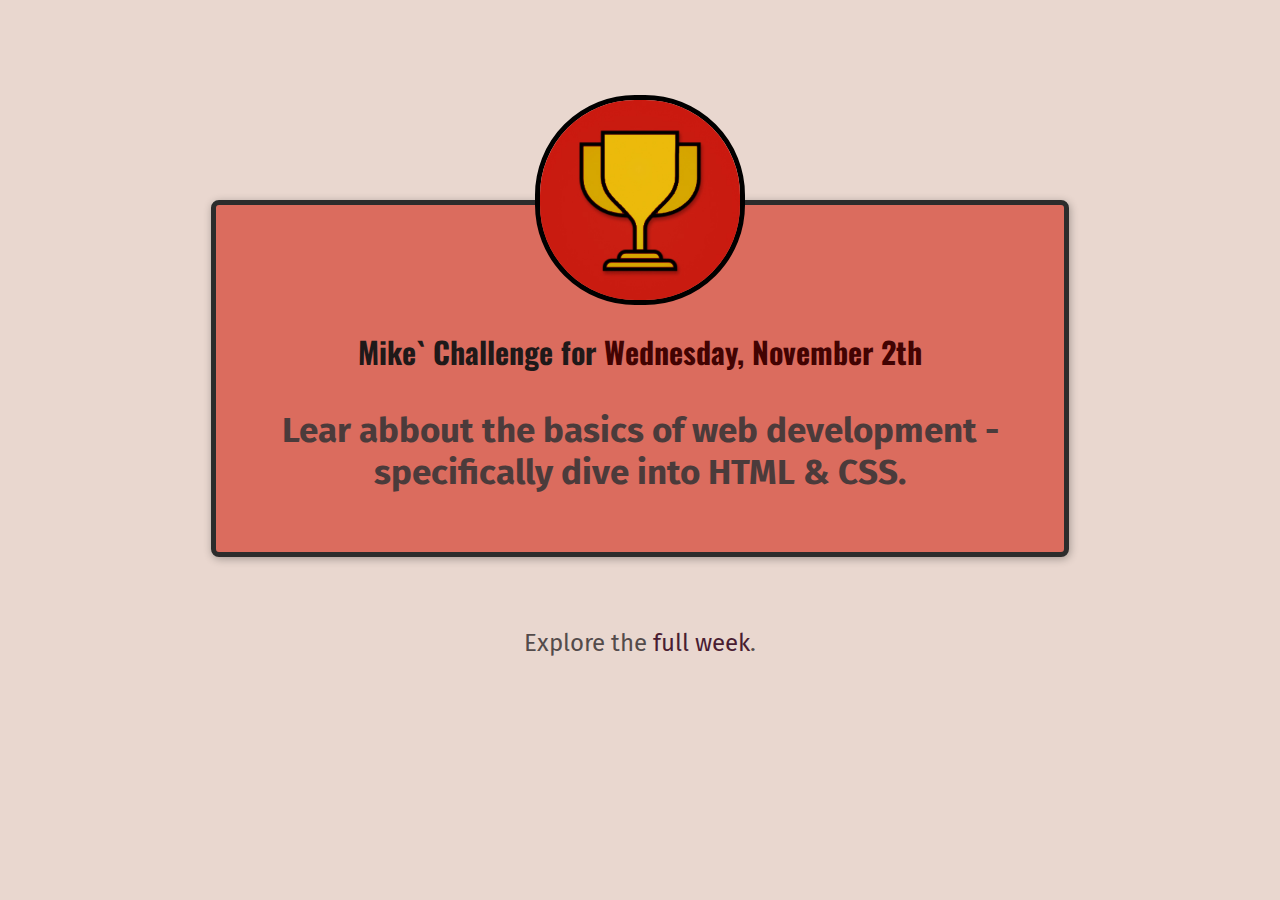
<file: index.html>
<!DOCTYPE html>
<html lang="en">
  <head>
    <meta charset="UTF-8" />
    <link rel="preconnect" href="https://fonts.googleapis.com" />
    <link rel="preconnect" href="https://fonts.gstatic.com" crossorigin />
    <link
      href="https://fonts.googleapis.com/css2?family=Fira+Sans:wght@400;700&family=Oswald:wght@700&display=swap"
      rel="stylesheet"
    />
    <link href="./style/shared.css" rel="stylesheet" />
    <link href="./style/style.css" rel="stylesheet" />
    <link rel="icon" href="./images/favicon.ico" type="images/x-icon" />
    <title>My Daily Challenge</title>
  </head>

  <body>
    <main>
      <img src="./images/challenges.jpg" alt="A trophy" />
      <h1>Mike` Challenge for <span>Wednesday, November 2th</span></h1>
      <p id="today-challenge">
        Lear abbout the basics of web development - specifically dive into HTML
        & CSS.
      </p>
    </main>
    <footer>
      <p>Explore the <a href="./full-week.htmls">full week</a>.</p>
    </footer>
  </body>
</html>
</file>
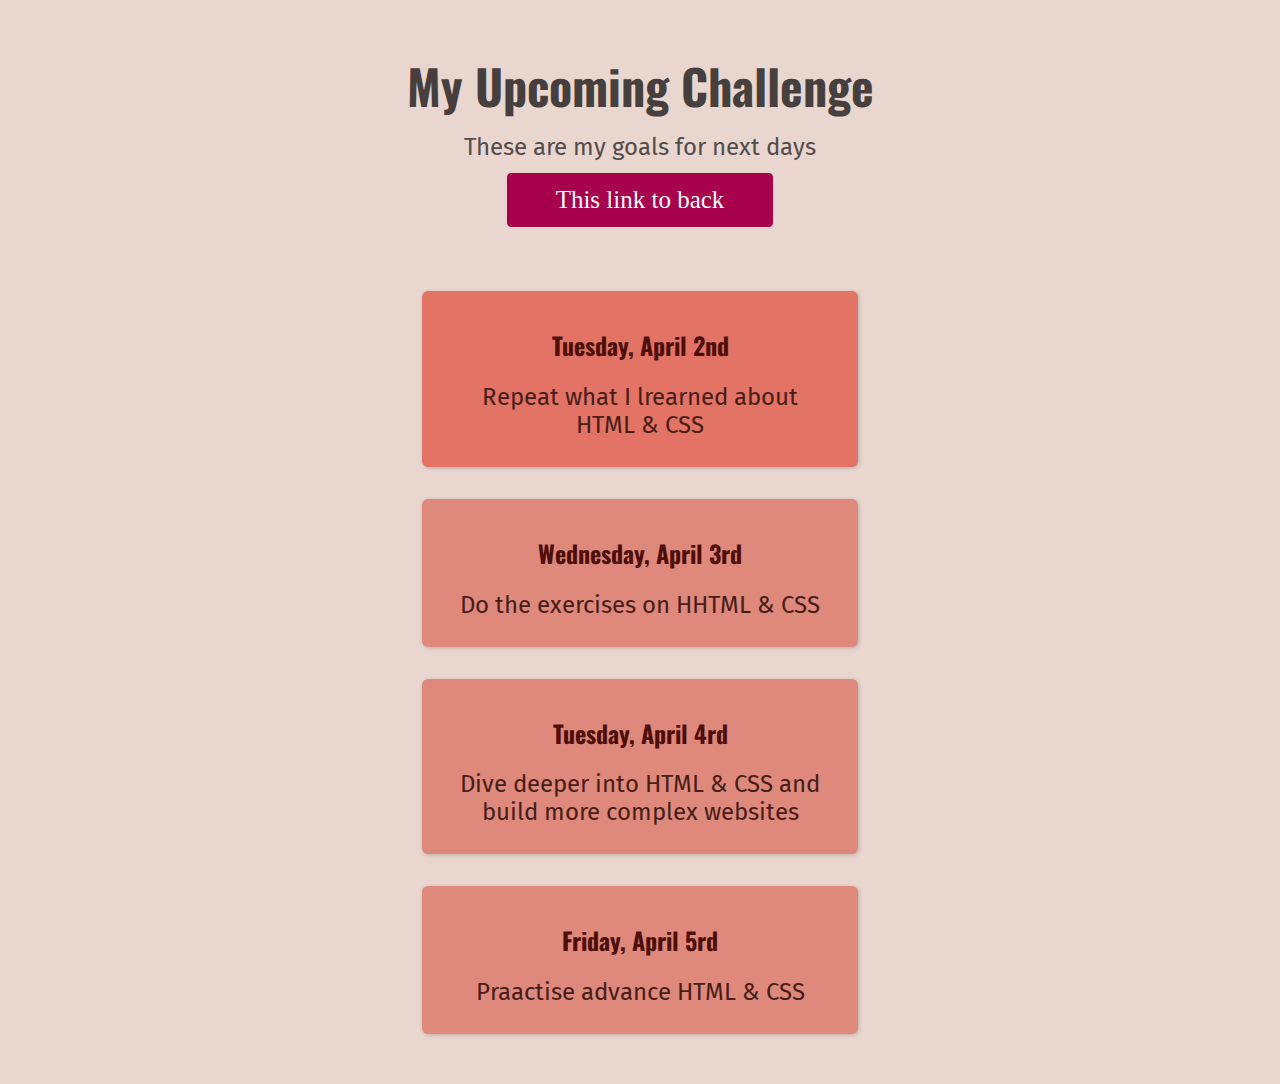
<file: full-week.html>
<!DOCTYPE html>
<html lang="en">
  <head>
    <meta charset="UTF-8" />
    <link rel="preconnect" href="https://fonts.googleapis.com" />
    <link rel="preconnect" href="https://fonts.gstatic.com" crossorigin />
    <link
      href="https://fonts.googleapis.com/css2?family=Fira+Sans:wght@400;700&family=Oswald:wght@700&display=swap"
      rel="stylesheet"
    />
    <title>My Upcoming Challenges</title>
    <link href="./style/shared.css" rel="stylesheet" />
    <link href="./style/full-week.css" rel="stylesheet" />
    <link rel="icon" href="./images/favicon.ico" type="images/x-icon" />
  </head>
  <body>
    <header>
      <h1>My Upcoming Challenge</h1>
      <p id="description">These are my goals for next days</p>
      <a href="./index.html">This link to back</a>
    </header>
    <main>
      <ol>
        <li class="highlight-goal">
          <h2>Tuesday, April 2nd</h2>
          <p>Repeat what I lrearned about HTML & CSS</p>
        </li>
        <li>
          <h2>Wednesday, April 3rd</h2>
          <p>Do the exercises on HHTML & CSS</p>
        </li>
        <li>
          <h2>Tuesday, April 4rd</h2>
          <p>Dive deeper into HTML & CSS and build more complex websites</p>
        </li>
        <li>
          <h2>Friday, April 5rd</h2>
          <p>Praactise advance HTML & CSS</p>
        </li>
      </ol>
    </main>
  </body>
</html>
</file>
<file: style/shared.css>
body {
  background-color: rgb(233, 215, 207);
  text-align: center;
  color: rgb(83, 75, 75);
  margin: 50px;
}

h1 {
  font-family: "Oswald", sans-serif;
}

p {
  font-family: "Fira Sans", sans-serif;
  font-size: 24px;
}

a {
  color: rgb(167, 1, 78);
  text-decoration: none;
}

a:hover {
  text-decoration: underline;
}
</file>
<file: style/style.css>
h1 {
  font-size: 30px;
  color: rgb(31, 25, 25);
}

a {
  color: rgb(73, 29, 50);
}

main {
  width: 800px;
  margin: 200px auto 72px auto;
  background-color: rgb(219, 108, 94);
  padding: 24px;
  border: 5px solid rgb(44, 44, 44);
  border-radius: 8px;
  box-shadow: 1px 2px 8px rgba(0, 0, 0, 0.3);
}

img {
  width: 200px;
  height: 200px;
  border-radius: 100px;
  border: 5px solid rgba(0, 0, 0, 1);
  display: inline-block;
  margin: -134px 0 auto 0;
}

span {
  color: rgb(66, 3, 2);
}

#today-challenge {
  color: rgb(75, 59, 59);
  font-weight: bold;
  font-size: 35px;
}
</file>
<file: style/full-week.css>
header {
  margin-bottom: 64px;
}

h1 {
  font-size: 48px;
  color: rgb(71, 62, 62);
  margin: 0;
}

#description {
  margin: 12px 0;
}

/* header p {
  margin-bottom: 36px;
} */

a {
  padding: 12px 48px;
  background-color: rgb(167, 1, 78);
  color: white;
  border: 1px solid rgb(167, 1, 78);
  border-radius: 4px;
  font-size: 25px;
  display: inline-block;
  margin: 0;
}

a:hover {
  text-decoration: none;
  background-color: rgb(180, 12, 90);
}

ol {
  list-style: none;
  width: 500px;
  margin: 36px auto 0 auto;
  padding: 0;
}

li {
  padding: 16px;
  background-color: rgb(223, 136, 124);
  border-radius: 6px;
  margin: 32px;
  box-shadow: 1px 1px 4px rgba(0, 0, 0, 0.2);
}

h2 {
  color: rgb(78, 13, 5);
  font-family: "Oswald", sans-serif;
}

main p {
  margin: 12px;
  color: rgb(71, 29, 22);
}

.highlight-goal {
  background-color: rgb(226, 115, 101);
}
</file>
